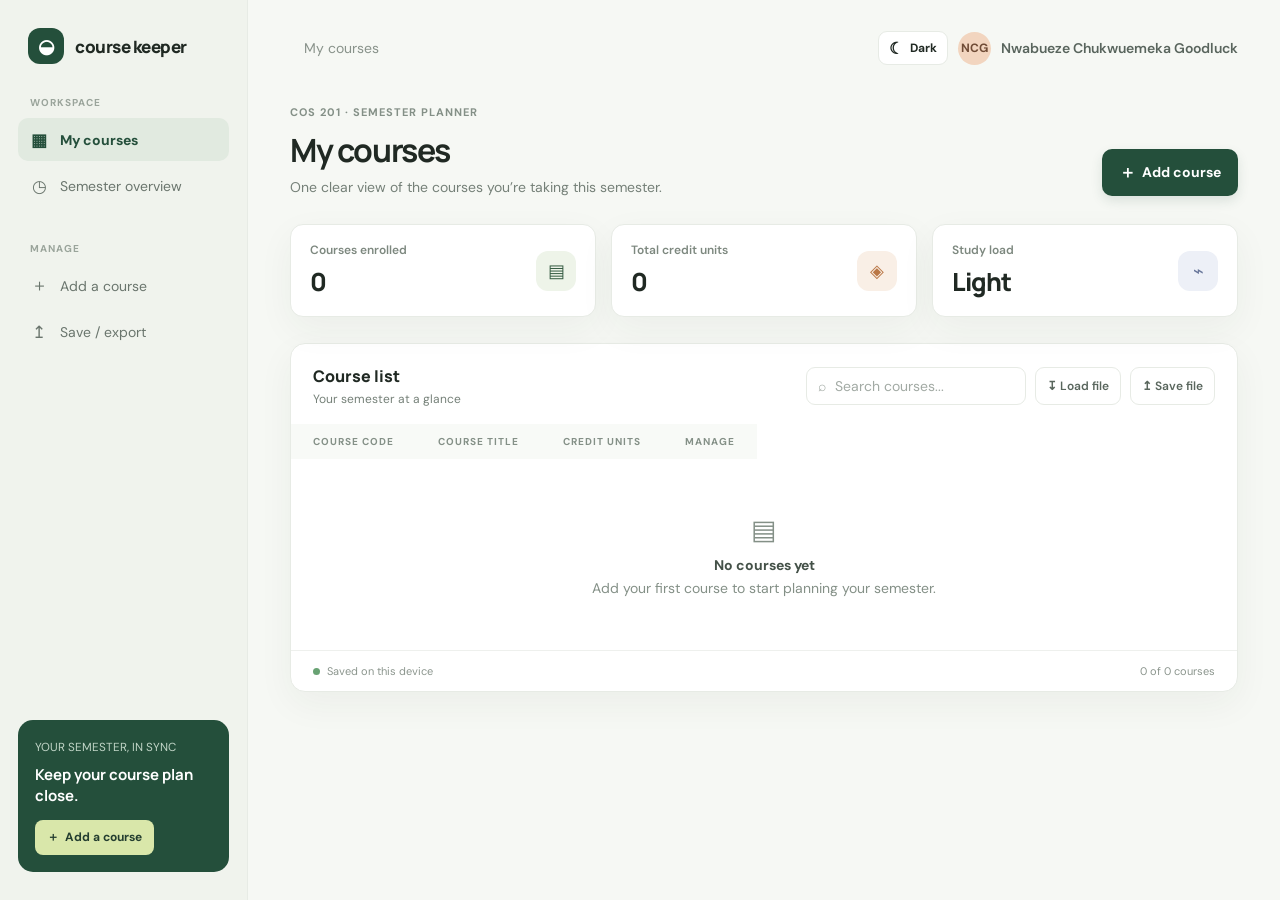
<file: index.html>
<!DOCTYPE html>
<html lang="en">
<head>
  <meta charset="UTF-8" />
  <meta name="viewport" content="width=device-width, initial-scale=1.0" />
  <meta name="theme-color" content="#f7f8f5" />
  <title>Course keeper — Student Course Manager</title>
  <link rel="stylesheet" href="styles.css" />
</head>
<body>
  <div class="shell">
    <aside>
      <div class="brand"><div class="brand-mark">◒</div><span class="brand-name">course keeper</span></div>
      <div class="nav-group"><div class="nav-label">Workspace</div><div class="nav-item active"><span class="nav-icon">▦</span><span class="nav-text">My courses</span></div><div class="nav-item"><span class="nav-icon">◷</span><span class="nav-text">Semester overview</span></div></div>
      <div class="nav-group"><div class="nav-label">Manage</div><div class="nav-item" id="navAdd"><span class="nav-icon">＋</span><span class="nav-text">Add a course</span></div><div class="nav-item" id="navSave"><span class="nav-icon">↥</span><span class="nav-text">Save / export</span></div></div>
      <div class="sidebar-bottom"><small>YOUR SEMESTER, IN SYNC</small><strong>Keep your course plan close.</strong><button id="sidebarAdd">＋ &nbsp;Add a course</button></div>
    </aside>
    <main>
      <div class="topbar"><div class="crumb"> <span style="padding:0 7px;color:#c1c8c2"></span> My courses</div><div class="profile"><button class="theme-toggle" id="themeToggle" type="button" aria-label="Switch to dark mode" title="Switch to dark mode"><span id="themeIcon" aria-hidden="true">☾</span><span id="themeLabel">Dark</span></button><div class="avatar">NCG</div><span class="profile-name">Nwabueze Chukwuemeka Goodluck</span></div></div>
      <section class="intro"><div><div class="eyebrow">COS 201 · Semester planner</div><h1>My courses</h1><p>One clear view of the courses you’re taking this semester.</p></div><button class="primary" id="addBtn"><span>＋</span>Add course</button></section>
      <section class="stats" aria-label="Course summary">
        <div class="stat"><div><div class="stat-label">Courses enrolled</div><div class="stat-value" id="courseCount">0</div></div><div class="stat-icon">▤</div></div>
        <div class="stat"><div><div class="stat-label">Total credit units</div><div class="stat-value" id="unitCount">0</div></div><div class="stat-icon">◈</div></div>
        <div class="stat"><div><div class="stat-label">Study load</div><div class="stat-value" id="loadLabel">Light</div></div><div class="stat-icon">⌁</div></div>
      </section>
      <section class="panel">
        <div class="panel-head"><div><div class="panel-title">Course list</div><div class="panel-sub" id="listSub">Your semester at a glance</div></div><div class="tools"><label class="search"><span>⌕</span><input id="searchInput" type="search" placeholder="Search courses..." aria-label="Search courses by code or title"></label><button class="ghost" id="importBtn" title="Load courses from a JSON file">↧ <span class="desktop-label">Load file</span></button><button class="ghost" id="exportBtn" title="Save courses to a JSON file">↥ <span class="desktop-label">Save file</span></button><input id="fileInput" type="file" accept="application/json,.json" hidden></div></div>
        <div class="table-wrap"><table><thead><tr><th>Course code</th><th>Course title</th><th>Credit units</th><th>Manage</th></tr></thead><tbody id="courseRows"></tbody></table><div class="empty" id="emptyState"><div class="empty-icon">▤</div><strong>No courses yet</strong><span>Add your first course to start planning your semester.</span></div></div>
        <div class="panel-foot"><span class="status"><span class="dot"></span>Saved on this device</span><span id="visibleCount">0 courses</span></div>
      </section>
    </main>
  </div>
  <dialog id="courseDialog"><div class="modal-head"><h2 id="dialogTitle">Add a course</h2><p>Enter the details exactly as they appear in your course outline.</p></div><form class="form" id="courseForm"><div class="field"><label for="courseCode">Course code</label><input id="courseCode" name="code" placeholder="e.g. COS 201" required maxlength="20"></div><div class="field"><label for="courseTitle">Course title</label><input id="courseTitle" name="title" placeholder="e.g. Introduction to Programming" required maxlength="90"></div><div class="field"><label for="courseUnits">Credit units</label><input id="courseUnits" name="units" type="number" min="1" max="30" step="1" placeholder="e.g. 3" required></div><div class="form-actions"><button type="button" class="ghost" id="cancelBtn">Cancel</button><button class="primary" type="submit" id="submitBtn">Add course</button></div></form></dialog>
  <div class="toast" id="toast" role="status"></div>
  <script src="app.js" defer></script>
</body>
</html>
</file>
<file: styles.css>
@import url('https://fonts.googleapis.com/css2?family=DM+Sans:wght@400;500;600;700&family=Manrope:wght@400;500;600;700;800&display=swap');

:root {
  --ink: #202923;
  --muted: #758078;
  --line: #e7ebe5;
  --paper: #fff;
  --wash: #f6f8f4;
  --green: #244f3b;
  --mint: #dcece2;
  --lime: #d8e6a4;
  --orange: #e9a36f;
  --shadow: 0 12px 36px #2036280d;
  color-scheme: light;
}
:root[data-theme="dark"] {
  --ink: #e8eee9;
  --muted: #a2afa5;
  --line: #35433a;
  --paper: #202a23;
  --wash: #151d18;
  --green: #8bb99a;
  --mint: #2c4334;
  --lime: #d8e6a4;
  --orange: #e9a36f;
  --shadow: 0 12px 36px #00000024;
  color-scheme: dark;
}
:root[data-theme="dark"] aside {
  background: #1a241e;
  border-color: var(--line);
}
:root[data-theme="dark"] .brand-mark {
  background: #3b6148;
}
:root[data-theme="dark"] .sidebar-bottom {
  background: #274432;
}
:root[data-theme="dark"] .nav-item {
  color: #a2afa5;
}
:root[data-theme="dark"] .nav-item.active {
  background: #2b4032;
  color: #c4e0cb;
}
:root[data-theme="dark"] .nav-label,
:root[data-theme="dark"] .crumb,
:root[data-theme="dark"] .eyebrow,
:root[data-theme="dark"] th {
  color: #94a397;
}
:root[data-theme="dark"] .profile {
  color: #c4cec6;
}
:root[data-theme="dark"] .stat-icon,
:root[data-theme="dark"] .stat:nth-child(2) .stat-icon,
:root[data-theme="dark"] .stat:nth-child(3) .stat-icon {
  background: #2b3930;
  color: #c0d5c5;
}
:root[data-theme="dark"] thead {
  background: #263229;
}
:root[data-theme="dark"] td {
  border-color: #303c33;
  color: #bac5bc;
}
:root[data-theme="dark"] td:first-child,
:root[data-theme="dark"] .panel-title,
:root[data-theme="dark"] .empty strong {
  color: #e4ece5;
}
:root[data-theme="dark"] .code {
  color: #b8d5be;
}
:root[data-theme="dark"] .unit {
  background: #304638;
  color: #c4e0cb;
}
:root[data-theme="dark"] .ghost,
:root[data-theme="dark"] .icon-btn {
  background: #263229;
  border-color: #46554a;
  color: #d0d9d1;
}
:root[data-theme="dark"] .ghost:hover,
:root[data-theme="dark"] .icon-btn:hover {
  background: #33443a;
}
:root[data-theme="dark"] .primary {
  background: #8bb99a;
  color: #142019;
}
:root[data-theme="dark"] .primary:hover {
  background: #a3c9ad;
}
:root[data-theme="dark"] .search,
:root[data-theme="dark"] .field input {
  background: #1a241e;
  border-color: #46554a;
  color: #e8eee9;
}
:root[data-theme="dark"] .search input::placeholder {
  color: #87968b;
}
:root[data-theme="dark"] dialog {
  background: #202a23;
  color: #e8eee9;
}
:root[data-theme="dark"] .field label {
  color: #c4cec6;
}
:root[data-theme="dark"] .panel-foot {
  border-color: #303c33;
}
.theme-toggle {
  height: 34px;
  padding: 0 10px;
  display: inline-flex;
  align-items: center;
  gap: 7px;
  border: 1px solid var(--line);
  border-radius: 9px;
  background: var(--paper);
  color: var(--ink);
  font-size: 12px;
  font-weight: 700;
}
.theme-toggle:hover {
  background: var(--wash);
}
.theme-toggle span:first-child {
  font-size: 16px;
}
* {
  box-sizing: border-box;
}
body {
  margin: 0;
  background: var(--wash);
  color: var(--ink);
  font-family: 'DM Sans',sans-serif;
  font-size: 14px;
}
button,input {
  font: inherit;
}
button {
  cursor: pointer;
}
.shell {
  max-width: 1440px;
  margin: auto;
  min-height: 100vh;
  display: grid;
  grid-template-columns: 248px 1fr;
}
aside {
  background: #f0f3ed;
  border-right: 1px solid var(--line);
  padding: 28px 18px;
  display: flex;
  flex-direction: column;
  gap: 32px;
}
.brand {
  display: flex;
  align-items: center;
  gap: 11px;
  padding: 0 10px;
  font-family: Manrope,sans-serif;
  font-size: 17px;
  font-weight: 800;
  letter-spacing: -.5px;
}
.brand-mark {
  width: 36px;
  height: 36px;
  background: var(--green);
  color: white;
  border-radius: 12px;
  display: grid;
  place-items: center;
  font-size: 19px;
}
.nav-label {
  font-size: 10px;
  text-transform: uppercase;
  letter-spacing: 1px;
  color: #9aa49b;
  font-weight: 700;
  padding: 0 12px;
  margin-bottom: 9px;
}
.nav-item {
  height: 43px;
  border-radius: 10px;
  padding: 0 12px;
  display: flex;
  align-items: center;
  gap: 12px;
  color: #6a756d;
  margin: 3px 0;
}
.nav-item.active {
  background: #e1eae0;
  color: var(--green);
  font-weight: 700;
}
.nav-icon {
  width: 18px;
  text-align: center;
  font-size: 17px;
}
.sidebar-bottom {
  margin-top: auto;
  background: var(--green);
  border-radius: 15px;
  padding: 17px;
  color: #fff;
}
.sidebar-bottom small {
  color: #c1d5c7;
}
.sidebar-bottom strong {
  display: block;
  font-family: Manrope,sans-serif;
  font-size: 15px;
  line-height: 1.4;
  margin: 9px 0;
}
.sidebar-bottom button {
  background: #d9e7aa;
  border: 0;
  border-radius: 8px;
  padding: 9px 12px;
  font-weight: 700;
  color: #243e30;
  font-size: 12px;
  margin-top: 5px;
}
main {
  min-width: 0;
  padding: 27px 42px 50px;
}
.topbar {
  height: 42px;
  display: flex;
  align-items: center;
  justify-content: space-between;
  margin-bottom: 36px;
}
.crumb {
  color: #88928a;
}
.profile {
  display: flex;
  align-items: center;
  gap: 10px;
  color: #59655d;
  font-weight: 600;
}
.avatar {
  width: 33px;
  height: 33px;
  border-radius: 50%;
  background: #f2d5bf;
  display: grid;
  place-items: center;
  color: #704c36;
  font-size: 12px;
  font-weight: 700;
}
.intro {
  display: flex;
  justify-content: space-between;
  align-items: flex-end;
  margin-bottom: 28px;
}
.eyebrow {
  font-size: 11px;
  letter-spacing: 1px;
  text-transform: uppercase;
  color: #849087;
  font-weight: 700;
  margin-bottom: 9px;
}
.intro h1 {
  font-family: Manrope,sans-serif;
  font-size: 32px;
  letter-spacing: -1.4px;
  margin: 0 0 6px;
}
.intro p {
  color: var(--muted);
  margin: 0;
}
.primary {
  background: var(--green);
  color: #fff;
  border: 0;
  border-radius: 10px;
  padding: 12px 17px;
  font-weight: 700;
  box-shadow: 0 5px 12px #244f3b21;
}
.primary:hover {
  background: #173e2b;
}
.primary span {
  font-size: 17px;
  margin-right: 6px;
  vertical-align: -1px;
}
.stats {
  display: grid;
  grid-template-columns: repeat(3,1fr);
  gap: 15px;
  margin-bottom: 26px;
}
.stat {
  background: var(--paper);
  border: 1px solid var(--line);
  border-radius: 13px;
  padding: 17px 19px;
  box-shadow: var(--shadow);
  display: flex;
  align-items: center;
  justify-content: space-between;
}
.stat-label {
  color: #7d887f;
  font-size: 12px;
  font-weight: 600;
}
.stat-value {
  font-family: Manrope,sans-serif;
  font-size: 25px;
  font-weight: 800;
  letter-spacing: -1px;
  margin-top: 6px;
}
.stat-icon {
  width: 40px;
  height: 40px;
  border-radius: 12px;
  background: #eef4e9;
  color: #355c42;
  display: grid;
  place-items: center;
  font-size: 18px;
}
.stat:nth-child(2) .stat-icon {
  background: #f9efe6;
  color: #ba7746;
}
.stat:nth-child(3) .stat-icon {
  background: #edf0f7;
  color: #68769a;
}
.panel {
  background: var(--paper);
  border: 1px solid var(--line);
  border-radius: 15px;
  box-shadow: var(--shadow);
}
.panel-head {
  display: flex;
  align-items: center;
  justify-content: space-between;
  padding: 21px 22px 17px;
}
.panel-title {
  font-family: Manrope,sans-serif;
  font-size: 16px;
  font-weight: 800;
}
.panel-sub {
  font-size: 12px;
  color: var(--muted);
  margin-top: 4px;
}
.tools {
  display: flex;
  gap: 9px;
  align-items: center;
}
.search {
  height: 38px;
  border: 1px solid var(--line);
  border-radius: 9px;
  padding: 0 11px;
  display: flex;
  align-items: center;
  gap: 7px;
  width: 220px;
  color: #9ba49d;
}
.search input {
  border: 0;
  outline: 0;
  width: 100%;
  color: var(--ink);
  background: transparent;
}
.search input::placeholder {
  color: #a2aaa4;
}
.ghost {
  height: 38px;
  border: 1px solid var(--line);
  border-radius: 9px;
  background: #fff;
  padding: 0 11px;
  color: #59665d;
  font-weight: 600;
  font-size: 12px;
}
.ghost:hover {
  background: #f7f9f6;
}
.table-wrap {
  overflow: auto;
}
table {
  border-collapse: collapse;
  width: 100%;
  min-width: 650px;
}
thead {
  background: #f8faf7;
}
th {
  text-align: left;
  padding: 11px 22px;
  color: #849087;
  text-transform: uppercase;
  letter-spacing: 1px;
  font-size: 10px;
  font-weight: 700;
}
td {
  padding: 15px 22px;
  border-top: 1px solid #eef0ed;
  color: #566159;
}
td:first-child {
  color: #29382e;
  font-weight: 700;
}
.code {
  font-family: Manrope,sans-serif;
  font-size: 12px;
  font-weight: 700;
  color: #56705d;
}
.unit {
  display: inline-block;
  background: #edf3e9;
  color: #4f6c52;
  border-radius: 20px;
  padding: 5px 9px;
  font-size: 11px;
  font-weight: 700;
}
.actions {
  display: flex;
  gap: 7px;
}
.icon-btn {
  border: 1px solid var(--line);
  width: 30px;
  height: 30px;
  border-radius: 8px;
  background: #fff;
  color: #718076;
}
.icon-btn:hover {
  color: var(--green);
  background: #f4f8f2;
}
.empty {
  text-align: center;
  padding: 53px 20px;
  color: #849087;
}
.empty .empty-icon {
  font-size: 27px;
  margin-bottom: 9px;
}
.empty strong {
  display: block;
  color: #445148;
  font-size: 14px;
  margin-bottom: 5px;
}
.panel-foot {
  border-top: 1px solid #eef0ed;
  padding: 13px 22px;
  display: flex;
  justify-content: space-between;
  color: #8b958d;
  font-size: 11px;
}
.status {
  display: flex;
  align-items: center;
  gap: 7px;
}
.dot {
  width: 7px;
  height: 7px;
  background: #68a273;
  border-radius: 50%;
}
.toast {
  position: fixed;
  bottom: 25px;
  left: 50%;
  transform: translate(-50%,20px);
  background: #203c2a;
  color: white;
  border-radius: 10px;
  padding: 12px 17px;
  box-shadow: var(--shadow);
  opacity: 0;
  pointer-events: none;
  transition: .25s;
  z-index: 8;
}
.toast.show {
  opacity: 1;
  transform: translate(-50%,0);
}
dialog {
  border: 0;
  border-radius: 16px;
  padding: 0;
  width: min(440px,calc(100vw - 30px));
  box-shadow: 0 24px 80px #17251d38;
  color: var(--ink);
}
dialog::backdrop {
  background: #16241c78;
  backdrop-filter: blur(3px);
}
.modal-head {
  padding: 22px 24px 13px;
}
.modal-head h2 {
  font: 800 20px Manrope,sans-serif;
  margin: 0 0 5px;
}
.modal-head p {
  margin: 0;
  color: var(--muted);
  font-size: 13px;
}
.form {
  padding: 4px 24px 22px;
  display: grid;
  gap: 14px;
}
.field label {
  display: block;
  font-size: 12px;
  font-weight: 700;
  margin-bottom: 6px;
  color: #4a574e;
}
.field input {
  height: 42px;
  border: 1px solid #dfe5de;
  border-radius: 9px;
  width: 100%;
  padding: 0 12px;
  outline: none;
}
.field input:focus {
  border-color: #72927a;
  box-shadow: 0 0 0 3px #e7f0e8;
}
.form-actions {
  display: flex;
  justify-content: flex-end;
  gap: 9px;
  margin-top: 4px;
}
.form-actions .ghost,.form-actions .primary {
  height: 40px;
}
.mobile-menu {
  display: none;
}
@media(max-width:900px) {
  .shell {
    grid-template-columns: 75px 1fr;
  }
  aside {
    padding: 22px 11px;
    align-items: center;
  }
  .brand {
    padding: 0;
  }
  .brand-name,.nav-label,.nav-text,.sidebar-bottom {
    display: none;
  }
  .nav-item {
    width: 46px;
    justify-content: center;
    padding: 0;
  }
  .nav-icon {
    font-size: 19px;
  }
  .nav-group {
    width: 100%;
  }
  main {
    padding: 25px 25px 40px;
  }
}
@media(max-width:600px) {
  .shell {
    display: block;
  }
  aside {
    display: none;
  }
  main {
    padding: 18px 15px 35px;
  }
  .topbar {
    margin-bottom: 27px;
  }
  .intro {
    align-items: flex-start;
    gap: 12px;
  }
  .intro h1 {
    font-size: 26px;
  }
  .intro p {
    font-size: 12px;
    max-width: 230px;
    line-height: 1.5;
  }
  .intro .primary {
    padding: 11px 12px;
    white-space: nowrap;
    font-size: 12px;
  }
  .stats {
    grid-template-columns: repeat(2,minmax(0,1fr));
    gap: 8px;
  }
  .stat {
    padding: 12px 13px;
    align-items: center;
    min-height: 76px;
  }
  .stat:nth-child(3) {
    grid-column: 1/-1;
    min-height: 65px;
  }
  .stat-icon {
    display: grid;
    width: 34px;
    height: 34px;
  }
  .stat-value {
    font-size: 22px;
  }
  .stat-label {
    font-size: 10px;
  }
  .panel-head {
    padding: 17px 14px;
    display: block;
  }
  .tools {
    margin-top: 14px;
    gap: 7px;
  }
  .search {
    width: auto;
    flex: 1;
    min-width: 0;
  }
  .search input {
    min-width: 0;
    font-size: 12px;
  }
  .ghost {
    padding: 0 9px;
    flex: none;
  }
  .ghost .desktop-label {
    display: none;
  }
  .table-wrap {
    overscroll-behavior-x: contain;
  }
  table {
    min-width: 590px;
  }
  th {
    padding: 11px 14px;
  }
  td {
    padding: 13px 14px;
  }
  .panel-foot {
    padding: 12px 14px;
  }
  .crumb {
    font-size: 12px;
  }
  .profile .profile-name {
    display: none;
  }
}
@media(max-width:380px) {
  main {
    padding-right: 11px;
    padding-left: 11px;
  }
  .intro {
    gap: 7px;
  }
  .intro h1 {
    font-size: 23px;
  }
  .intro p {
    max-width: 190px;
  }
  .intro .primary {
    padding: 10px;
    font-size: 11px;
  }
  .stats {
    gap: 7px;
  }
  .stat {
    padding: 11px;
  }
  .tools {
    gap: 5px;
  }
  .ghost {
    padding: 0 8px;
  }
  .panel-head {
    padding-right: 11px;
    padding-left: 11px;
  }
  .empty {
    padding-right: 12px;
    padding-left: 12px;
    font-size: 12px;
  }
}
</file>
